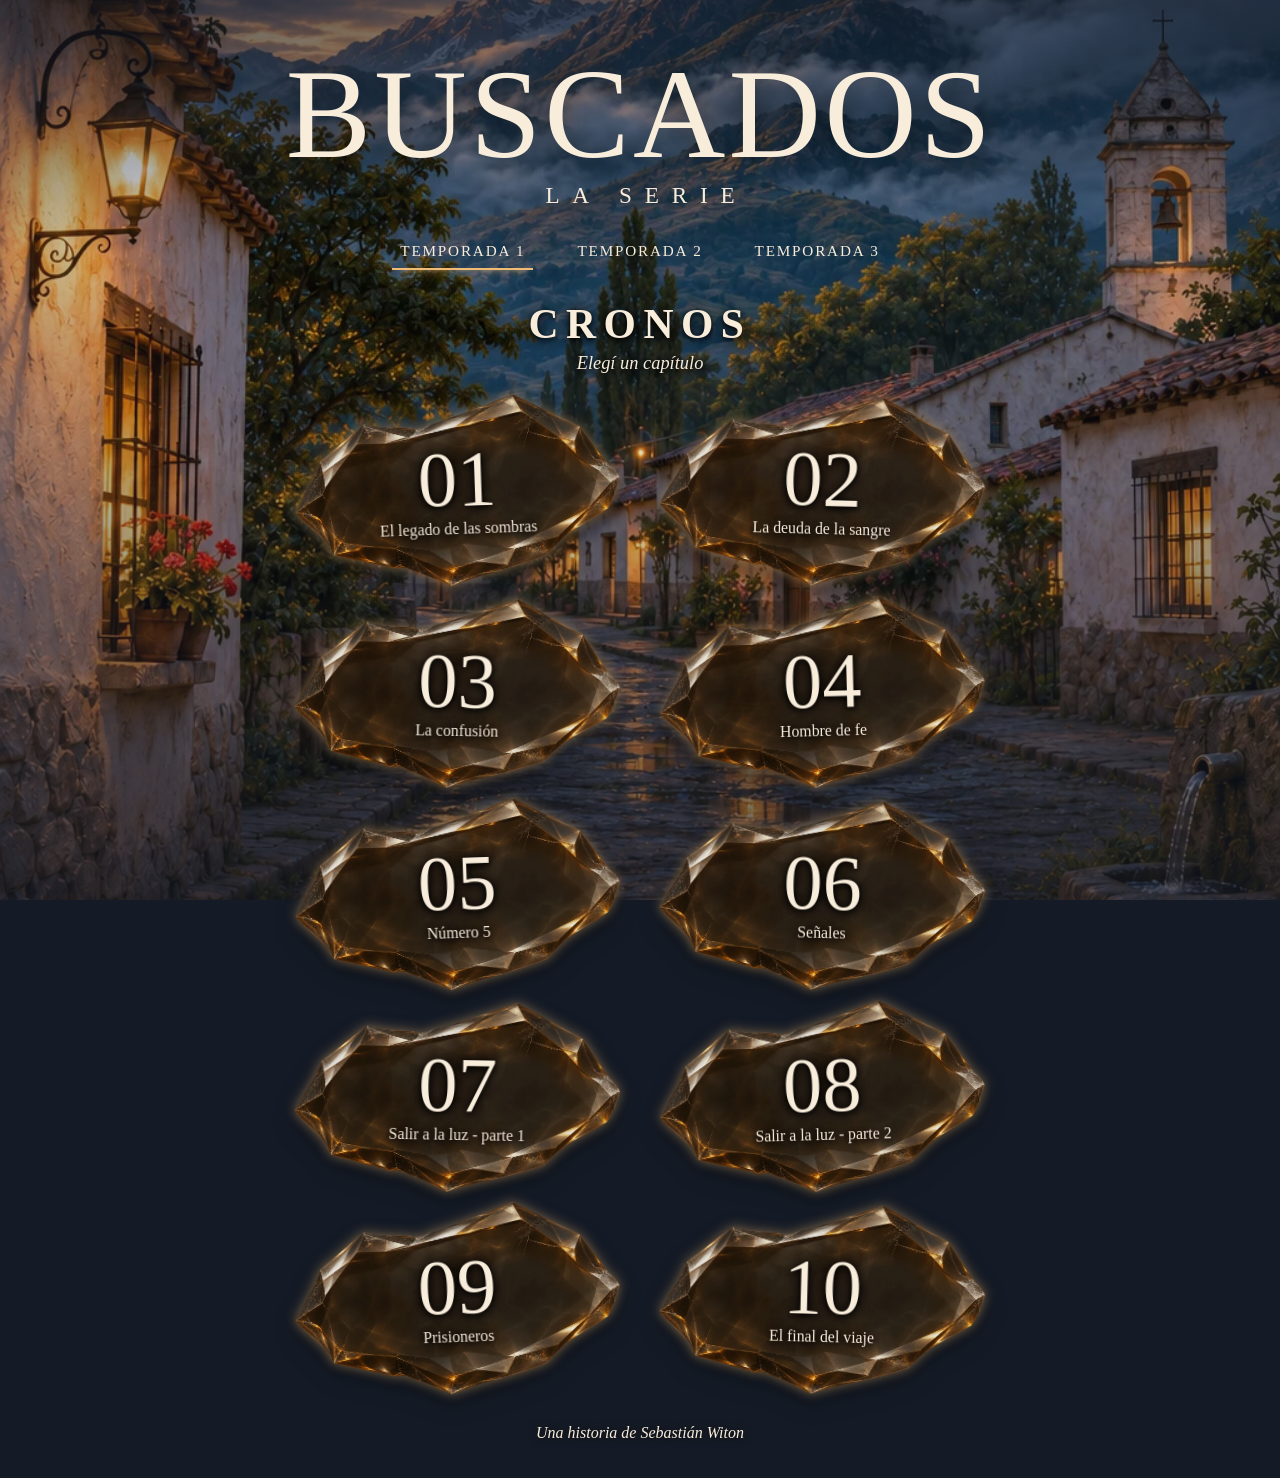
<file: index-58.html>
<!doctype html>
<html lang="es-AR">
<meta charset="utf-8">
<meta name="viewport" content="width=device-width,initial-scale=1">
<meta name="theme-color" content="#151b26">
<meta name="description" content="BUSCADOS, la serie. Tres temporadas de una historia de Sebastián Witon.">
<title>BUSCADOS — La serie</title>
<style>
:root{color-scheme:dark;--ink:#f8ecdb;--accent:#efbb75;--rgb:239,187,117;--land:url(./land1.webp);font-family:Georgia,'Times New Roman',serif;background:#151b26;color:var(--ink)}
*{box-sizing:border-box}body{margin:0;min-height:100vh;isolation:isolate}.landscape{position:fixed;inset:0;z-index:-2;background-image:linear-gradient(180deg,#10162199 0%,transparent 28%,#151b2620 50%,#101621a8 100%),var(--land);background-size:cover;background-position:center 54%}.landscape:after{content:"";position:absolute;inset:0;background:linear-gradient(to right,#151b2640,transparent 35%,transparent 65%,#151b2640)}[hidden]{display:none!important}
a{color:inherit}button,a{-webkit-tap-highlight-color:transparent}a:focus-visible{outline:2px solid var(--accent);outline-offset:5px}.mast{text-align:center;padding:clamp(24px,5vw,60px) 10px 12px}.wordmark{display:inline-block;text-decoration:none;font-size:clamp(3rem,12vw,8rem);line-height:.85;letter-spacing:.025em;text-shadow:0 3px 28px #0009}.wordmark span{display:block;font-size:clamp(.85rem,2.7vw,1.45rem);letter-spacing:.55em;padding:.75em 0 .35em .55em}.mast nav{display:flex;justify-content:center;gap:clamp(4px,4vw,36px);margin-top:18px}.mast nav a{padding:10px 8px 8px;text-transform:uppercase;font-size:clamp(.72rem,2.8vw,.95rem);letter-spacing:.12em;text-decoration:none;border-bottom:2px solid transparent}.mast nav a[aria-current]{border-color:var(--accent);box-shadow:0 7px 10px -9px var(--accent)}
#catalog,#reader{max-width:840px;margin:auto;padding:0 18px}.intro{text-align:center;text-shadow:0 2px 15px #000,0 2px 5px #000}.intro h1{font-size:clamp(1.5rem,5vw,2.6rem);letter-spacing:.18em;text-transform:uppercase;margin:18px 0 5px}.intro p{font-size:1.15rem;font-style:italic;margin:0 0 22px}.grid{display:grid;grid-template-columns:repeat(2,minmax(0,1fr));gap:12px clamp(8px,4vw,40px);max-width:690px;margin:auto}.grid.odd .crystal:last-child{grid-column:1/-1;width:calc((100% - clamp(8px,4vw,40px))/2);justify-self:center}
.crystal{position:relative;min-height:clamp(116px,24vw,190px);display:grid;place-items:center;text-align:center;text-decoration:none;filter:drop-shadow(0 9px 9px #070a10ad);transition:transform .38s ease,filter .38s ease;transform:rotate(var(--tilt))}.crystal svg,.crystal .glass{position:absolute;inset:0;width:100%;height:100%;pointer-events:none}.crystal .glass{object-fit:fill;filter:drop-shadow(0 0 6px rgba(var(--rgb),.55))}.crystal .gemtext{position:relative;display:grid;gap:5px;width:79%;justify-items:center;text-shadow:0 2px 6px #000,0 0 12px #000}.number{font-size:clamp(2.5rem,8vw,4.9rem);line-height:.9}.name{font-size:clamp(.74rem,2.6vw,.99rem);line-height:1.15}.crystal:is(:hover,:focus-visible){transform:translateY(-7px) rotate(0) scale(1.035);filter:drop-shadow(0 4px 15px rgba(var(--rgb),.68))}.crystal:active{transform:scale(.97)}
.readbar,.readend{display:flex;align-items:center;gap:10px;justify-content:space-between;flex-wrap:wrap}.readbar{margin-top:18px}.pill{display:inline-block;padding:10px 15px;border-radius:99px;background:#14181eea;border:1px solid #dbbe8e6b;text-decoration:none;font-size:.94rem}.pill:hover{border-color:var(--accent)}.paper{margin:14px auto 20px;background:#151920f2;border:1px solid #dfc4914d;border-radius:17px;padding:clamp(20px,6vw,66px);box-shadow:0 18px 65px #0007;overflow:hidden}.eyebrow{font:600 .81rem system-ui,sans-serif;color:var(--accent);letter-spacing:.14em;text-transform:uppercase}.paper h1{font-size:clamp(2rem,7vw,3.85rem);line-height:1.04;margin:.25em 0 .48em}.script{max-width:62ch;margin:auto;font-size:clamp(1.08rem,3.3vw,1.25rem);line-height:1.65}.script p{margin:.72em 0;overflow-wrap:break-word}.script .time{color:var(--accent);margin-top:2.1em;font:600 .84rem system-ui,sans-serif;letter-spacing:.08em}.script .scene{font-weight:bold}.script .speaker{color:var(--accent);text-align:center;font:600 .92rem system-ui,sans-serif;letter-spacing:.07em;margin-bottom:.1em}.script .speech{margin:.12em 0 .9em;padding-inline:clamp(20px,8vw,83px)}figure{margin:1.5em 0}figure img{width:100%;height:auto;border-radius:8px;display:block}.readend{border-top:1px solid #dfc4914d;padding-top:20px;margin-top:36px}footer{text-align:center;font-style:italic;padding:30px 12px 36px;text-shadow:0 1px 8px #000}.arrive{animation:arrive .65s cubic-bezier(.19,.68,.28,1) both}@keyframes arrive{from{opacity:0;transform:translateY(12px)}to{opacity:1;transform:none}}.veil{position:fixed;inset:0;pointer-events:none;z-index:8;background:radial-gradient(ellipse at center,rgba(var(--rgb),.23),transparent 66%);animation:veil .68s ease-out both}@keyframes veil{0%,100%{opacity:0}28%{opacity:1}}
@media(prefers-reduced-motion:reduce){*,*::before,*::after{animation:none!important;transition:none!important;scroll-behavior:auto!important}}
[data-season="2"] .crystal .glass{filter:hue-rotate(153deg) saturate(.7) drop-shadow(0 0 6px #9ce2f066)}[data-season="3"] .crystal .glass{filter:hue-rotate(-14deg) saturate(1.2) drop-shadow(0 0 6px #ffae7366)}.crystal:hover .glass,.crystal:focus-visible .glass{opacity:1}.glass{opacity:.91}.paper{background:linear-gradient(145deg,#151920d9,#151920ef 38%,#151920f6)} 

@media(max-width:420px){.mast nav{gap:3px}.mast nav a{padding-inline:5px;font-size:clamp(.63rem,2.65vw,.85rem);letter-spacing:.07em;white-space:nowrap}}
</style>
<header class="mast">
 <a class="wordmark" href="#temporada/1" aria-label="Buscados, inicio">BUSCADOS<span>LA SERIE</span></a>
 <nav aria-label="Temporadas" id="seasons"></nav>
</header>
<div class="landscape" aria-hidden="true"></div>
<main id="catalog"></main>
<main id="reader" hidden></main>
<footer>Una historia de Sebastián Witon</footer>
<noscript>Activá JavaScript para abrir los capítulos.</noscript>
<script src="./chapters.js"></script>
<script>
for (const season of window.BUSCADOS) for (const chapter of season) for (const block of chapter.blocks) {
 if(block[0]==='image' && /^assets\/[\w-]+\.webp$/.test(block[1])) block[1]='./'+block[1].slice(7);
}
'use strict';
const story=window.BUSCADOS;
const seasons=[
 {name:'Cronos',color:'#efbb75',rgb:'239,187,117'},
 {name:'La montaña',color:'#9ce2f0',rgb:'156,226,240'},
 {name:'Campo Grande',color:'#ffae73',rgb:'255,174,115'}
];
const get=id=>document.getElementById(id);
const scene=get('catalog'),reader=get('reader'),tabs=get('seasons');
const pad=n=>String(n).padStart(2,'0');
const seasonLink=s=>'#temporada/'+s;
const chapterLink=(s,c)=>seasonLink(s)+'/capitulo/'+c;
function el(tag,cls,txt){const n=document.createElement(tag);if(cls)n.className=cls;if(txt!==undefined)n.textContent=txt;return n;}
function link(href,txt,cls=''){const a=el('a',cls,txt);a.href=href;return a;}
function render({animate=true}={}){
 const m=location.hash.match(/^#temporada\/([1-3])(?:\/capitulo\/(\d+))?$/);
 const s=m?Number(m[1]):1, cs=story[s-1], c=m?Number(m[2]):0, book=cs[c-1], season=seasons[s-1];
 const root=document.documentElement;root.dataset.season=s;
 root.style.setProperty('--accent',season.color);root.style.setProperty('--rgb',season.rgb);root.style.setProperty('--land','url("./land'+s+'.webp")');
 tabs.replaceChildren(...seasons.map((_,i)=>{const a=link(seasonLink(i+1),'Temporada '+(i+1));if(i+1===s)a.setAttribute('aria-current','true');return a;}));
 scene.hidden=!!book;reader.hidden=!book;
 if(!book){
  reader.replaceChildren();
  const intro=el('section','intro');intro.append(el('h1','',season.name),el('p','','Elegí un capítulo'));
  const grid=el('div','grid'+(cs.length%2?' odd':''));
  cs.forEach((ep,i)=>{const a=link(chapterLink(s,i+1),'','crystal');a.setAttribute('aria-label','Capítulo '+(i+1)+': '+ep.title);
   a.style.setProperty('--tilt',[ '-2deg','1.5deg','1deg','-1.5deg'][i%4]);
   const gem=el('img','glass');gem.src='./crystal.webp';gem.alt='';gem.decoding='async';a.append(gem);
   const label=el('span','gemtext');label.append(el('span','number',pad(i+1)),el('span','name',ep.title));a.append(label);grid.append(a);
  });scene.replaceChildren(intro,grid);document.title='BUSCADOS · Temporada '+s;
 } else {
  const top=el('nav','readbar');top.setAttribute('aria-label','Volver a capítulos');top.append(link(seasonLink(s),'Volver a los capítulos','pill'));
  const paper=el('article','paper');paper.append(el('div','eyebrow','Temporada '+s+' · Capítulo '+pad(c)));
  const title=el('h1','',book.title);title.tabIndex=-1;paper.append(title);
  const script=el('div','script');
  for(const [kind,value] of book.blocks){
   if(kind==='image'){const fig=el('figure');const img=el('img');img.src=value;img.alt='Ilustración del capítulo '+c;img.loading='lazy';img.decoding='async';fig.append(img);script.append(fig);}
   else script.append(el('p',kind,value));
  }
  const end=el('nav','readend');end.setAttribute('aria-label','Continuar leyendo');
  end.append(c>1?link(chapterLink(s,c-1),'Capítulo anterior','pill'):link(seasonLink(s),'Ver capítulos','pill'));
  end.append(c<cs.length?link(chapterLink(s,c+1),'Próximo capítulo','pill'):s<3?link(seasonLink(s+1),'Temporada '+(s+1),'pill'):link(seasonLink(s),'Volver a Campo Grande','pill'));
  paper.append(script,end);reader.replaceChildren(top,paper);document.title=book.title+' · BUSCADOS';
  if(animate)title.focus({preventScroll:true});
 }
 const target=book?reader:scene;
 if(animate){
  window.scrollTo(0,0);
  target.classList.remove('arrive');void target.offsetWidth;target.classList.add('arrive');
  if(book&&!matchMedia('(prefers-reduced-motion: reduce)').matches){
   const v=el('div','veil');v.setAttribute('aria-hidden','true');document.body.append(v);setTimeout(()=>v.remove(),700);
  }
 }
}
window.addEventListener('hashchange',()=>render());
render({animate:false});

</script>
</html>
</file>
